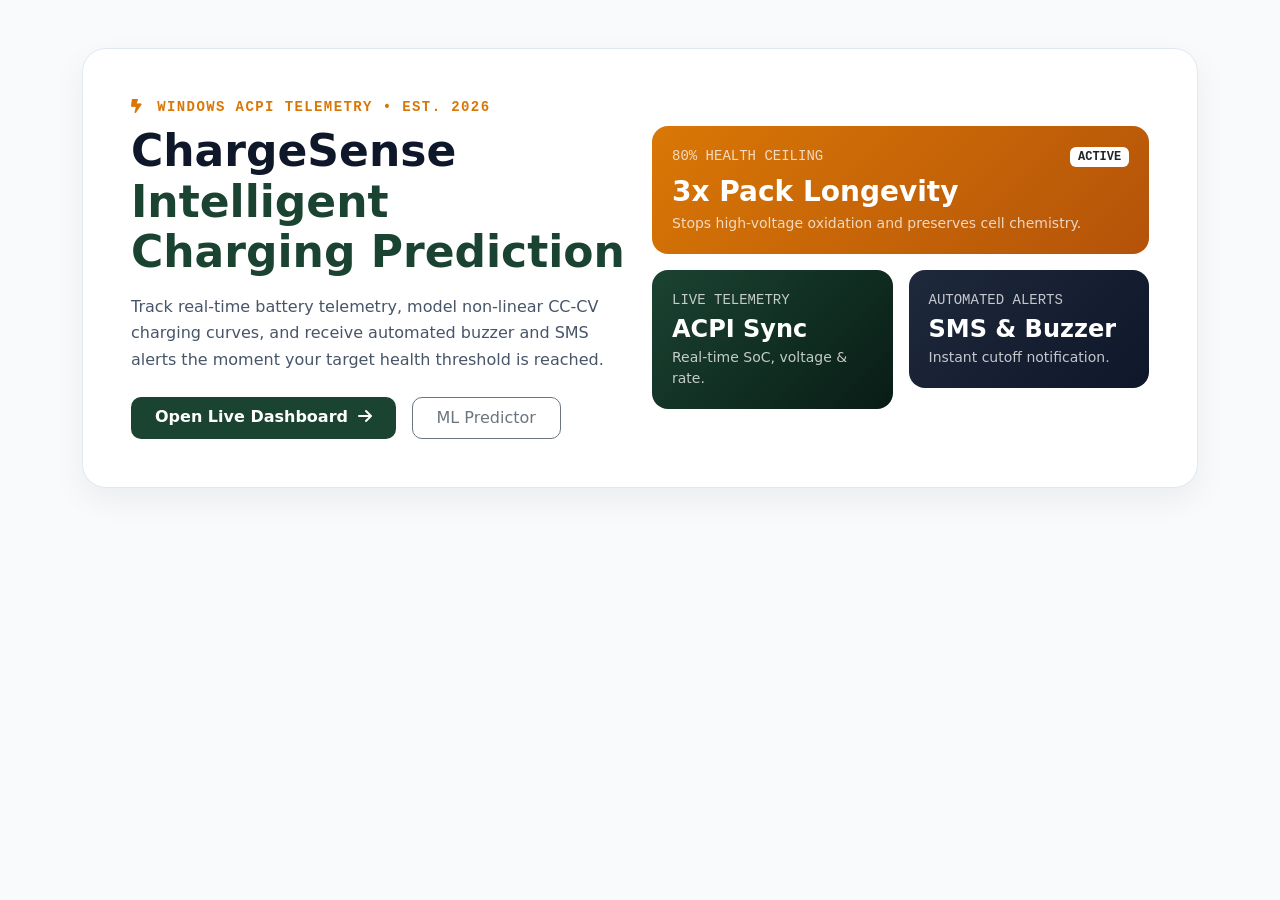
<file: wireless iot/index.html>
<!DOCTYPE html>
<html lang="en">
<head>
    <meta charset="UTF-8">
    <meta name="viewport" content="width=device-width, initial-scale=1.0">
    <title>ChargeSense – Intelligent Charging Prediction</title>
    <link href="https://cdn.jsdelivr.net/npm/bootstrap@5.3.3/dist/css/bootstrap.min.css" rel="stylesheet">
    <link href="https://cdnjs.cloudflare.com/ajax/libs/font-awesome/6.5.2/css/all.min.css" rel="stylesheet">
    <style>
        :root {
            --theme-spruce: #1b4332;
            --theme-spruce-dark: #081c15;
            --theme-ochre: #d97706;
            --theme-ochre-light: #fef3c7;
            --bg-page: #f8fafc;
            --bg-card: #ffffff;
            --text-primary: #0f172a;
            --text-secondary: #475569;
            --border-color: #e2e8f0;
        }
        body {
            background-color: var(--bg-page);
            color: var(--text-primary);
            font-family: system-ui, -apple-system, "Segoe UI", Roboto, sans-serif;
        }
        .hero-card {
            background: var(--bg-card);
            border: 1px solid var(--border-color);
            border-radius: 24px;
            box-shadow: 0 12px 32px rgba(15, 23, 42, 0.06);
        }
        .btn-spruce {
            background-color: var(--theme-spruce);
            color: #ffffff;
            border: none;
            border-radius: 10px;
            font-weight: 600;
        }
        .btn-spruce:hover {
            background-color: var(--theme-spruce-dark);
            color: #ffffff;
        }
        .metric-card {
            border-radius: 16px;
            padding: 1.25rem;
            color: #ffffff;
        }
        .card-ochre {
            background: linear-gradient(135deg, #d97706, #b45309);
        }
        .card-spruce {
            background: linear-gradient(135deg, #1b4332, #081c15);
        }
        .card-navy {
            background: linear-gradient(135deg, #1e293b, #0f172a);
        }
    </style>
</head>
<body>
    <div class="container py-5">
        <div class="hero-card p-4 p-md-5">
            <div class="row align-items-center gy-4">
                <div class="col-lg-6">
                    <div class="font-monospace fw-bold small text-uppercase mb-2" style="color: var(--theme-ochre); letter-spacing: 0.1em;">
                        <i class="fa-solid fa-bolt-lightning me-1"></i> Windows ACPI Telemetry &bull; Est. 2026
                    </div>
                    <h1 class="fw-bold mb-3" style="font-size: 2.75rem; line-height: 1.15;">
                        ChargeSense <br>
                        <span style="color: var(--theme-spruce);">Intelligent Charging Prediction</span>
                    </h1>
                    <p class="mb-4" style="color: var(--text-secondary); line-height: 1.65;">
                        Track real-time battery telemetry, model non-linear CC-CV charging curves, and receive automated buzzer and SMS alerts the moment your target health threshold is reached.
                    </p>
                    <div class="d-flex flex-wrap gap-3">
                        <a href="http://127.0.0.1:5000/" class="btn btn-spruce px-4 py-2">
                            Open Live Dashboard <i class="fa-solid fa-arrow-right ms-1"></i>
                        </a>
                        <a href="http://127.0.0.1:5000/prediction" class="btn btn-outline-secondary px-4 py-2" style="border-radius: 10px;">
                            ML Predictor
                        </a>
                    </div>
                </div>

                <div class="col-lg-6">
                    <div class="row g-3">
                        <div class="col-12">
                            <div class="metric-card card-ochre">
                                <div class="d-flex justify-content-between align-items-center mb-1">
                                    <span class="small font-monospace text-uppercase opacity-75">80% Health Ceiling</span>
                                    <span class="badge bg-white text-dark font-monospace">ACTIVE</span>
                                </div>
                                <div class="fs-3 fw-bold">3x Pack Longevity</div>
                                <div class="small opacity-75">Stops high-voltage oxidation and preserves cell chemistry.</div>
                            </div>
                        </div>
                        <div class="col-sm-6">
                            <div class="metric-card card-spruce">
                                <div class="small font-monospace text-uppercase opacity-75">Live Telemetry</div>
                                <div class="fs-4 fw-bold">ACPI Sync</div>
                                <div class="small opacity-75">Real-time SoC, voltage &amp; rate.</div>
                            </div>
                        </div>
                        <div class="col-sm-6">
                            <div class="metric-card card-navy">
                                <div class="small font-monospace text-uppercase opacity-75">Automated Alerts</div>
                                <div class="fs-4 fw-bold">SMS &amp; Buzzer</div>
                                <div class="small opacity-75">Instant cutoff notification.</div>
                            </div>
                        </div>
                    </div>
                </div>
            </div>
        </div>
    </div>
</body>
</html>
</file>
